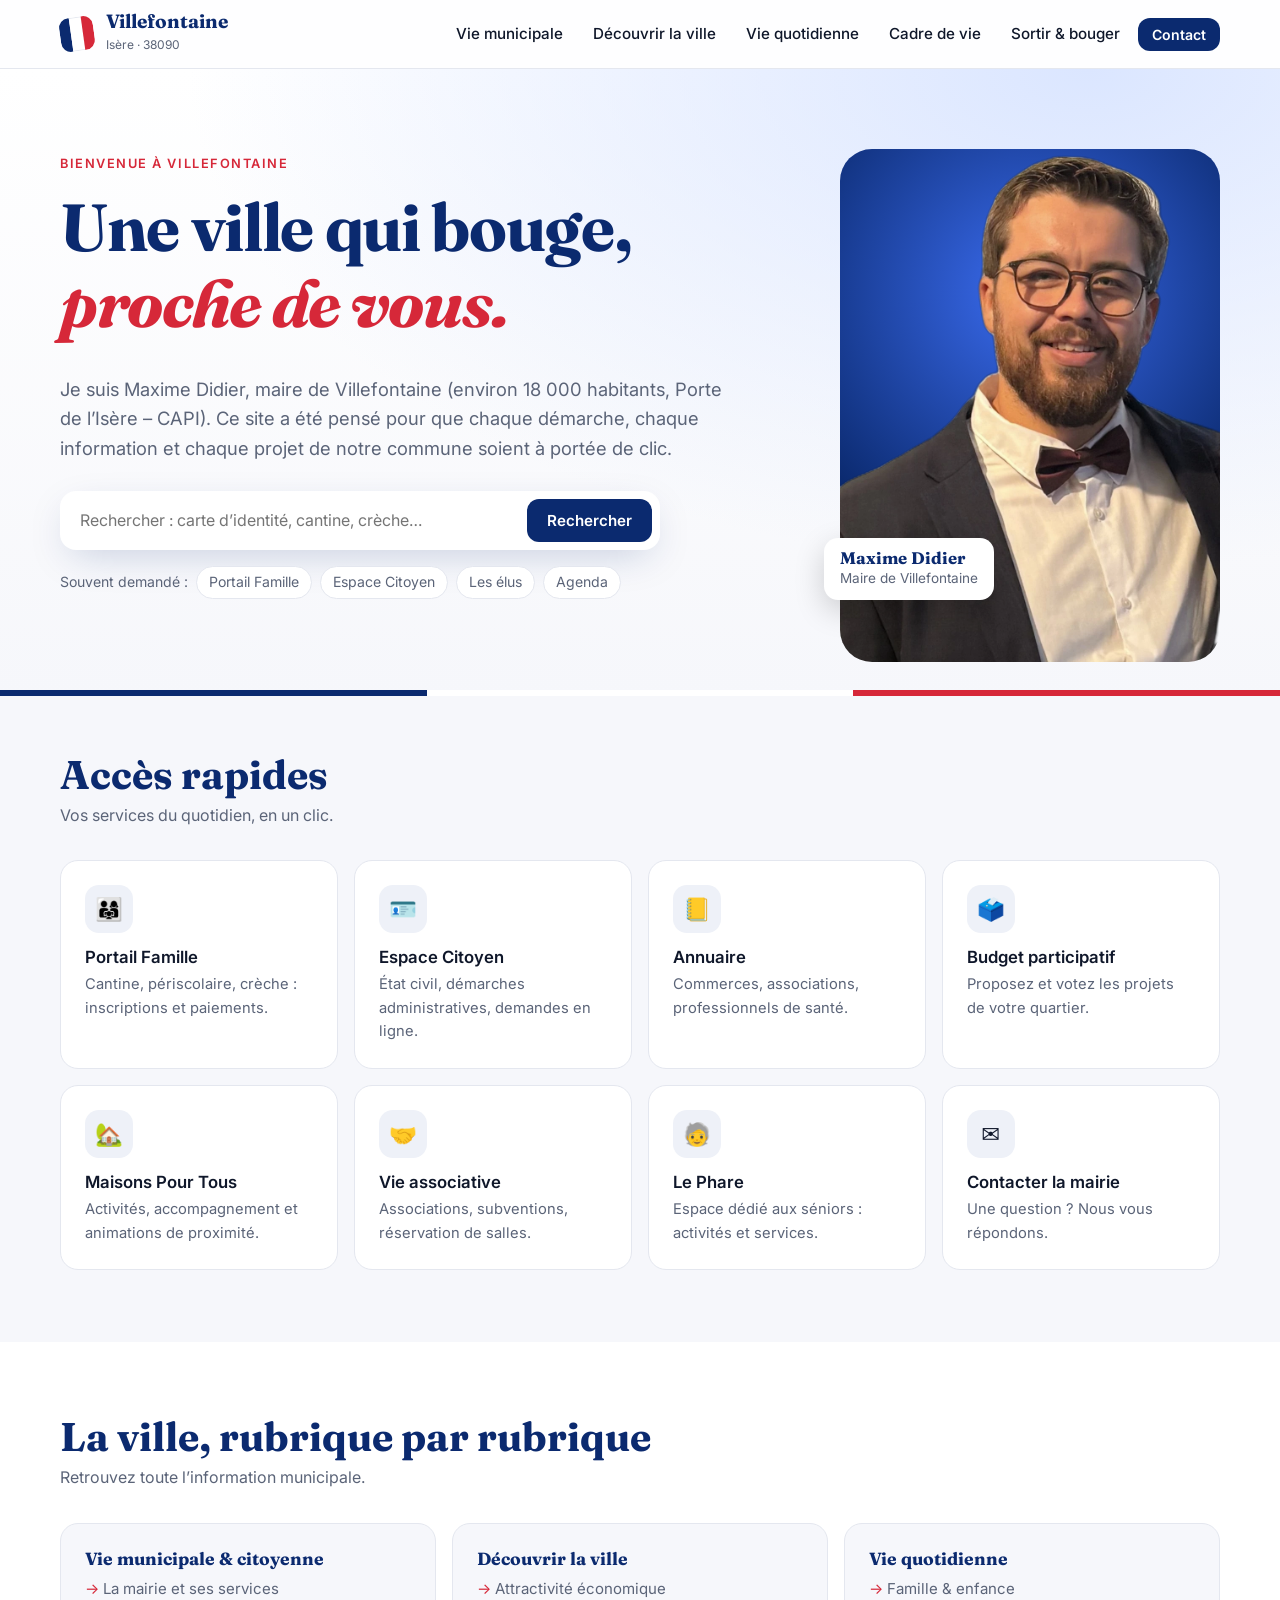
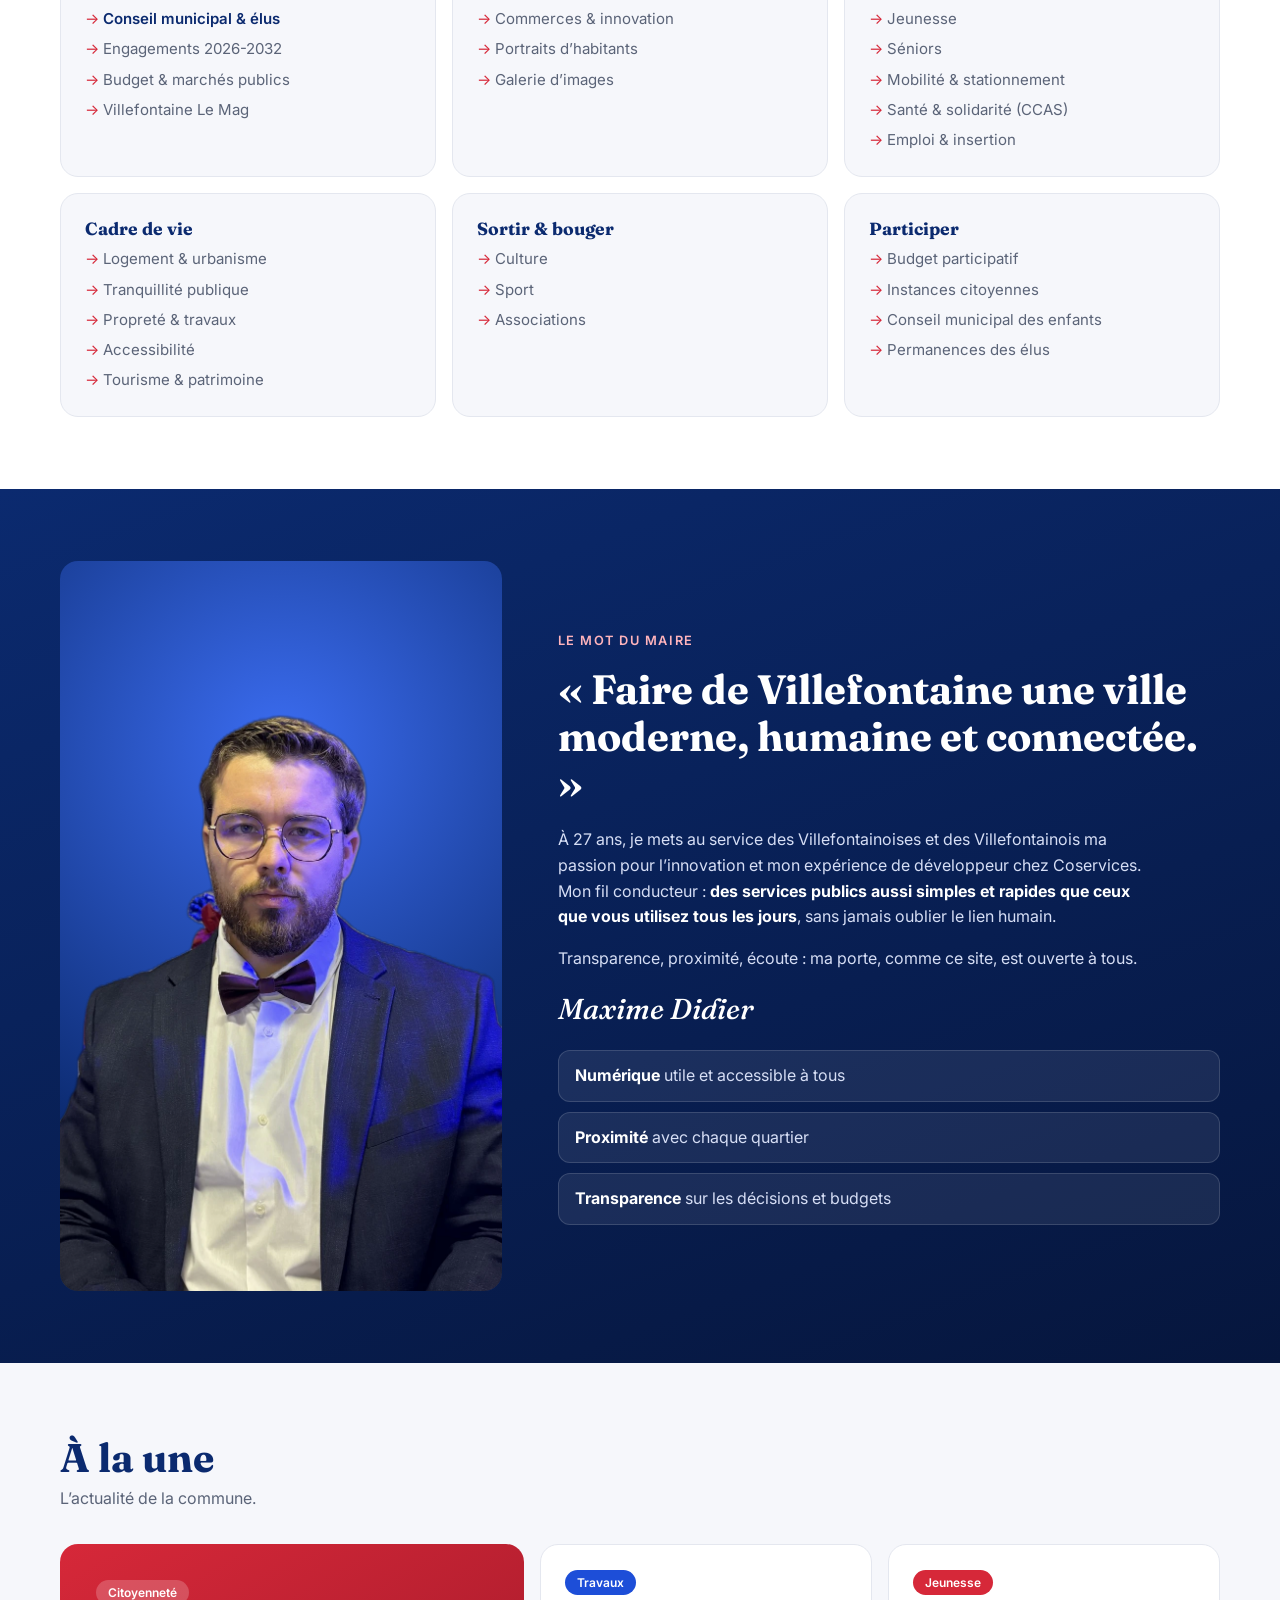
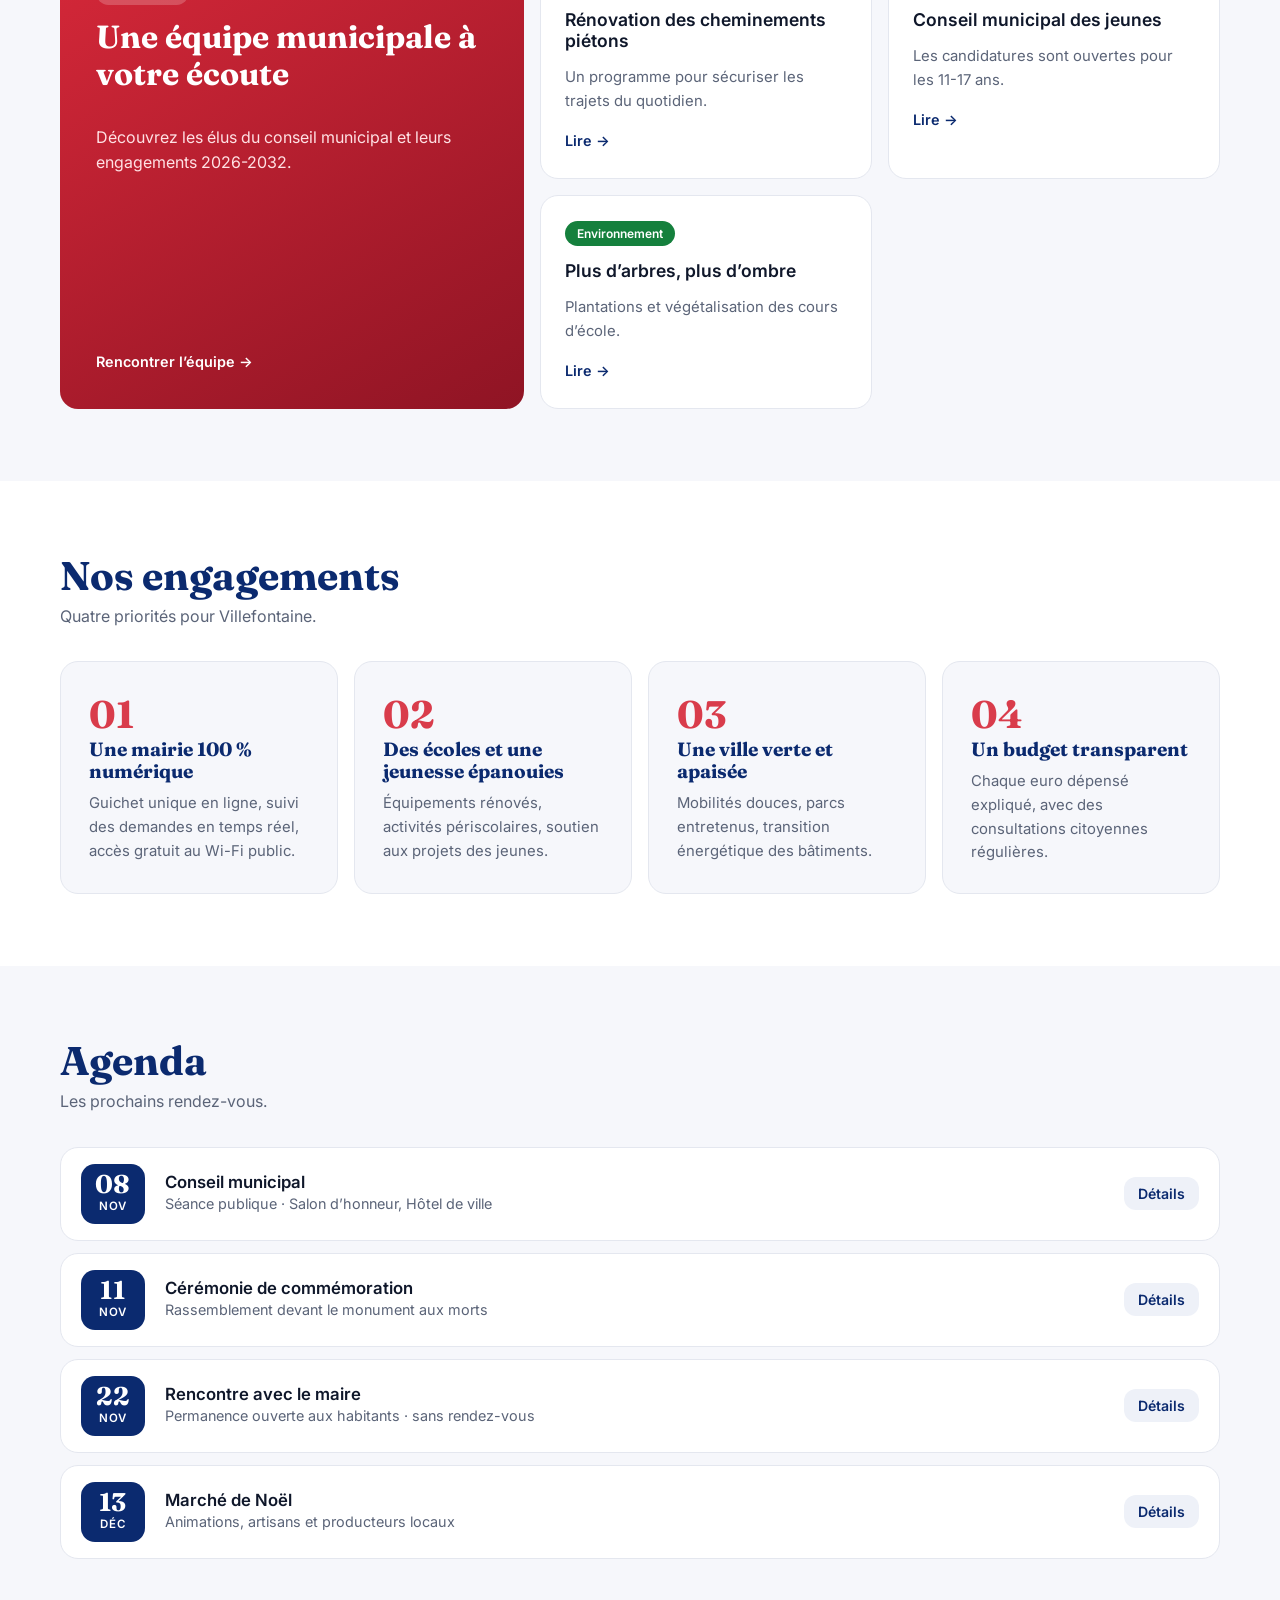
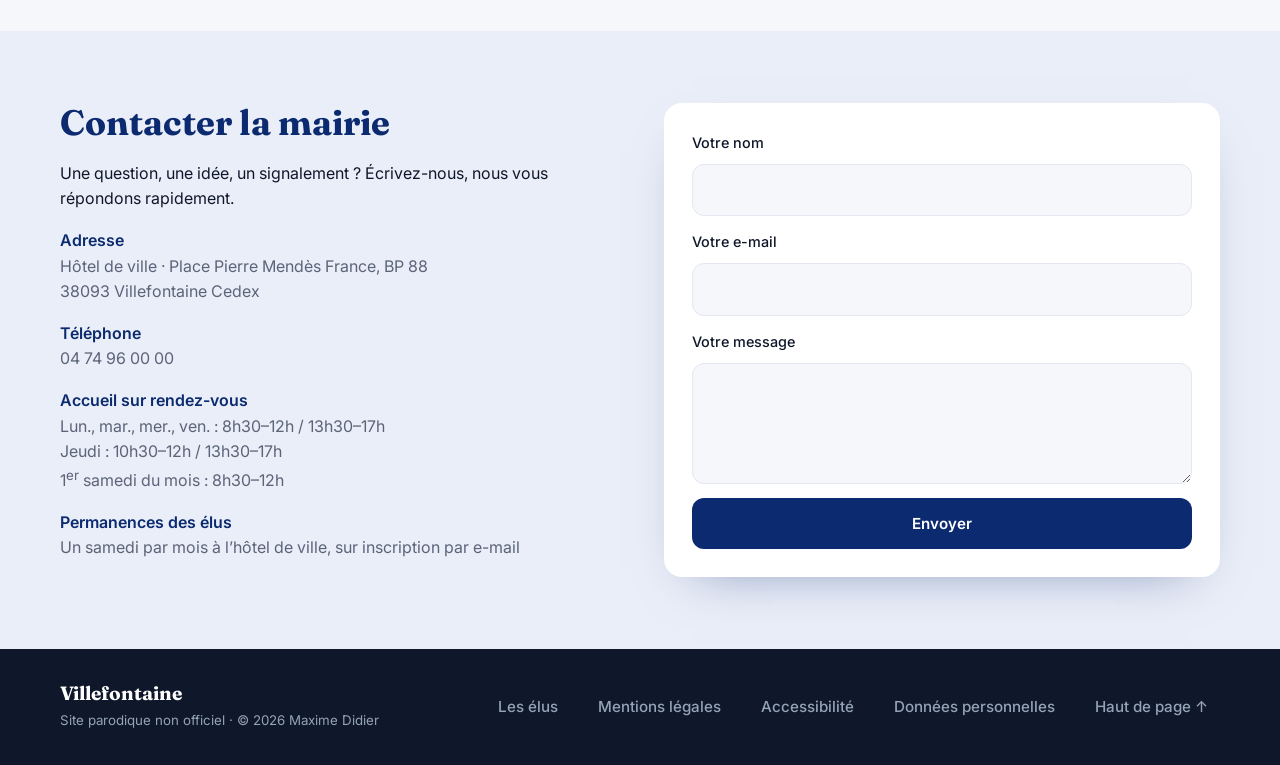
<file: index.html>
<!doctype html>
<html lang="fr">
<head>
<meta charset="utf-8">
<meta name="viewport" content="width=device-width, initial-scale=1">
<title>Villefontaine – Site de la Ville</title>
<meta name="description" content="Site parodique et non officiel, imaginé par Maxime Didier : concept de refonte du site de la mairie de Villefontaine (38090). Ne représente pas la commune.">
<meta name="robots" content="noindex, nofollow">
<meta name="author" content="Maxime Didier">
<link rel="preconnect" href="https://fonts.googleapis.com">
<link rel="preconnect" href="https://fonts.gstatic.com" crossorigin>
<link href="https://fonts.googleapis.com/css2?family=Fraunces:opsz,wght@9..144,500;9..144,700&family=Inter:wght@400;500;600;700&display=swap" rel="stylesheet">
<link rel="stylesheet" href="style.css">
</head>
<body>

<header class="site-header">
  <div class="wrap bar">
    <a class="brand" href="#top" aria-label="Villefontaine, accueil">
      <span class="logo" aria-hidden="true"><i></i><i></i><i></i></span>
      <span><strong>Villefontaine</strong><small>Isère · 38090</small></span>
    </a>
    <button class="burger" aria-label="Menu" aria-expanded="false" aria-controls="nav"><span></span><span></span><span></span></button>
    <nav id="nav" aria-label="Navigation principale">
      <a href="#vie-municipale">Vie municipale</a>
      <a href="#decouvrir">Découvrir la ville</a>
      <a href="#demarches">Vie quotidienne</a>
      <a href="#cadre">Cadre de vie</a>
      <a href="#sortir">Sortir &amp; bouger</a>
      <a class="btn small" href="#contact">Contact</a>
    </nav>
  </div>
</header>

<main id="top">

<section class="hero">
  <div class="wrap hero-grid">
    <div class="hero-text reveal">
      <p class="eyebrow">Bienvenue à Villefontaine</p>
      <h1>Une ville qui bouge,<br><em>proche de vous.</em></h1>
      <p class="lead">Je suis Maxime Didier, maire de Villefontaine (environ 18 000 habitants, Porte de l’Isère – CAPI). Ce site a été pensé pour que chaque démarche, chaque information et chaque projet de notre commune soient à portée de clic.</p>
      <form class="search" role="search" onsubmit="return false">
        <label class="sr" for="q">Rechercher</label>
        <input id="q" type="search" placeholder="Rechercher : carte d’identité, cantine, crèche…" autocomplete="off">
        <button class="btn" type="submit">Rechercher</button>
      </form>
      <div class="chips"><span>Souvent demandé :</span><a href="#demarches">Portail Famille</a><a href="#demarches">Espace Citoyen</a><a href="elus.html">Les élus</a><a href="#agenda">Agenda</a></div>
    </div>
    <figure class="hero-photo reveal">
      <img src="assets/maire-portrait.webp" alt="Maxime Didier, maire de Villefontaine" width="900" height="1272">
      <figcaption><strong>Maxime Didier</strong>Maire de Villefontaine</figcaption>
    </figure>
  </div>
  <div class="flag" aria-hidden="true"><i></i><i></i><i></i></div>
</section>

<section class="quick wrap" id="demarches">
  <div class="section-head reveal"><h2>Accès rapides</h2><p>Vos services du quotidien, en un clic.</p></div>
  <div class="cards">
    <a class="card reveal" href="https://villefontaine.fr"><span class="ico">👨‍👩‍👧</span><h3>Portail Famille</h3><p>Cantine, périscolaire, crèche : inscriptions et paiements.</p></a>
    <a class="card reveal" href="https://villefontaine.fr"><span class="ico">🪪</span><h3>Espace Citoyen</h3><p>État civil, démarches administratives, demandes en ligne.</p></a>
    <a class="card reveal" href="https://villefontaine.fr"><span class="ico">📒</span><h3>Annuaire</h3><p>Commerces, associations, professionnels de santé.</p></a>
    <a class="card reveal" href="#participer"><span class="ico">🗳️</span><h3>Budget participatif</h3><p>Proposez et votez les projets de votre quartier.</p></a>
    <a class="card reveal" href="https://villefontaine.fr"><span class="ico">🏡</span><h3>Maisons Pour Tous</h3><p>Activités, accompagnement et animations de proximité.</p></a>
    <a class="card reveal" href="#sortir"><span class="ico">🤝</span><h3>Vie associative</h3><p>Associations, subventions, réservation de salles.</p></a>
    <a class="card reveal" href="https://villefontaine.fr"><span class="ico">🧓</span><h3>Le Phare</h3><p>Espace dédié aux séniors : activités et services.</p></a>
    <a class="card reveal" href="#contact"><span class="ico">✉️</span><h3>Contacter la mairie</h3><p>Une question ? Nous vous répondons.</p></a>
  </div>
</section>

<section class="rubriques" id="vie-municipale">
  <div class="wrap">
    <div class="section-head reveal"><h2>La ville, rubrique par rubrique</h2><p>Retrouvez toute l’information municipale.</p></div>
    <div class="rub-grid">
      <div class="rub reveal" id="vie-mun"><h3>Vie municipale &amp; citoyenne</h3><ul><li>La mairie et ses services</li><li><a href="elus.html">Conseil municipal &amp; élus</a></li><li>Engagements 2026-2032</li><li>Budget &amp; marchés publics</li><li>Villefontaine Le Mag</li></ul></div>
      <div class="rub reveal" id="decouvrir"><h3>Découvrir la ville</h3><ul><li>Attractivité économique</li><li>Commerces &amp; innovation</li><li>Portraits d’habitants</li><li>Galerie d’images</li></ul></div>
      <div class="rub reveal"><h3>Vie quotidienne</h3><ul><li>Famille &amp; enfance</li><li>Jeunesse</li><li>Séniors</li><li>Mobilité &amp; stationnement</li><li>Santé &amp; solidarité (CCAS)</li><li>Emploi &amp; insertion</li></ul></div>
      <div class="rub reveal" id="cadre"><h3>Cadre de vie</h3><ul><li>Logement &amp; urbanisme</li><li>Tranquillité publique</li><li>Propreté &amp; travaux</li><li>Accessibilité</li><li>Tourisme &amp; patrimoine</li></ul></div>
      <div class="rub reveal" id="sortir"><h3>Sortir &amp; bouger</h3><ul><li>Culture</li><li>Sport</li><li>Associations</li></ul></div>
      <div class="rub reveal" id="participer"><h3>Participer</h3><ul><li>Budget participatif</li><li>Instances citoyennes</li><li>Conseil municipal des enfants</li><li>Permanences des élus</li></ul></div>
    </div>
  </div>
</section>

<section class="maire" id="maire">
  <div class="wrap maire-grid">
    <figure class="maire-photo reveal">
      <img src="assets/maire-officiel.webp" alt="Portrait officiel de Maxime Didier devant les fanions tricolores" loading="lazy" width="900" height="1489">
    </figure>
    <div class="reveal">
      <p class="eyebrow light">Le mot du maire</p>
      <h2>« Faire de Villefontaine une ville moderne, humaine et connectée. »</h2>
      <p>À 27 ans, je mets au service des Villefontainoises et des Villefontainois ma passion pour l’innovation et mon expérience de développeur chez Coservices. Mon fil conducteur : <strong>des services publics aussi simples et rapides que ceux que vous utilisez tous les jours</strong>, sans jamais oublier le lien humain.</p>
      <p>Transparence, proximité, écoute : ma porte, comme ce site, est ouverte à tous.</p>
      <p class="sign">Maxime Didier</p>
      <ul class="values">
        <li><b>Numérique</b> utile et accessible à tous</li>
        <li><b>Proximité</b> avec chaque quartier</li>
        <li><b>Transparence</b> sur les décisions et budgets</li>
      </ul>
    </div>
  </div>
</section>

<section class="wrap" id="actus">
  <div class="section-head reveal"><h2>À la une</h2><p>L’actualité de la commune.</p></div>
  <div class="news">
    <article class="news-big reveal">
      <span class="tag">Citoyenneté</span>
      <h3>Une équipe municipale à votre écoute</h3>
      <p>Découvrez les élus du conseil municipal et leurs engagements 2026-2032.</p>
      <a class="more" href="elus.html">Rencontrer l’équipe →</a>
    </article>
    <article class="news-item reveal"><span class="tag blue">Travaux</span><h3>Rénovation des cheminements piétons</h3><p>Un programme pour sécuriser les trajets du quotidien.</p><a class="more" href="#">Lire →</a></article>
    <article class="news-item reveal"><span class="tag red">Jeunesse</span><h3>Conseil municipal des jeunes</h3><p>Les candidatures sont ouvertes pour les 11-17 ans.</p><a class="more" href="#">Lire →</a></article>
    <article class="news-item reveal"><span class="tag green">Environnement</span><h3>Plus d’arbres, plus d’ombre</h3><p>Plantations et végétalisation des cours d’école.</p><a class="more" href="#">Lire →</a></article>
  </div>
</section>

<section class="projets" id="projets">
  <div class="wrap">
    <div class="section-head reveal"><h2>Nos engagements</h2><p>Quatre priorités pour Villefontaine.</p></div>
    <div class="grid4">
      <div class="proj reveal"><span>01</span><h3>Une mairie 100 % numérique</h3><p>Guichet unique en ligne, suivi des demandes en temps réel, accès gratuit au Wi-Fi public.</p></div>
      <div class="proj reveal"><span>02</span><h3>Des écoles et une jeunesse épanouies</h3><p>Équipements rénovés, activités périscolaires, soutien aux projets des jeunes.</p></div>
      <div class="proj reveal"><span>03</span><h3>Une ville verte et apaisée</h3><p>Mobilités douces, parcs entretenus, transition énergétique des bâtiments.</p></div>
      <div class="proj reveal"><span>04</span><h3>Un budget transparent</h3><p>Chaque euro dépensé expliqué, avec des consultations citoyennes régulières.</p></div>
    </div>
  </div>
</section>

<section class="wrap" id="agenda">
  <div class="section-head reveal"><h2>Agenda</h2><p>Les prochains rendez-vous.</p></div>
  <ul class="agenda">
    <li class="reveal"><time><b>08</b>NOV</time><div><h3>Conseil municipal</h3><p>Séance publique · Salon d’honneur, Hôtel de ville</p></div><a class="btn ghost small" href="#">Détails</a></li>
    <li class="reveal"><time><b>11</b>NOV</time><div><h3>Cérémonie de commémoration</h3><p>Rassemblement devant le monument aux morts</p></div><a class="btn ghost small" href="#">Détails</a></li>
    <li class="reveal"><time><b>22</b>NOV</time><div><h3>Rencontre avec le maire</h3><p>Permanence ouverte aux habitants · sans rendez-vous</p></div><a class="btn ghost small" href="#">Détails</a></li>
    <li class="reveal"><time><b>13</b>DÉC</time><div><h3>Marché de Noël</h3><p>Animations, artisans et producteurs locaux</p></div><a class="btn ghost small" href="#">Détails</a></li>
  </ul>
</section>

<section class="contact" id="contact">
  <div class="wrap contact-grid">
    <div class="reveal">
      <h2>Contacter la mairie</h2>
      <p>Une question, une idée, un signalement ? Écrivez-nous, nous vous répondons rapidement.</p>
      <dl>
        <dt>Adresse</dt><dd>Hôtel de ville · Place Pierre Mendès France, BP 88<br>38093 Villefontaine Cedex</dd>
        <dt>Téléphone</dt><dd>04 74 96 00 00</dd>
        <dt>Accueil sur rendez-vous</dt><dd>Lun., mar., mer., ven. : 8h30–12h / 13h30–17h<br>Jeudi : 10h30–12h / 13h30–17h<br>1<sup>er</sup> samedi du mois : 8h30–12h</dd>
        <dt>Permanences des élus</dt><dd>Un samedi par mois à l’hôtel de ville, sur inscription par e-mail</dd>
      </dl>
    </div>
    <form class="form reveal" id="form">
      <label>Votre nom<input name="nom" required autocomplete="name"></label>
      <label>Votre e-mail<input type="email" name="email" required autocomplete="email"></label>
      <label>Votre message<textarea name="message" rows="4" required></textarea></label>
      <button class="btn" type="submit">Envoyer</button>
      <p class="ok" id="ok" hidden>Merci ! Votre message a bien été enregistré (démo).</p>
    </form>
  </div>
</section>

</main>

<footer>
  <div class="wrap foot">
    <div><strong>Villefontaine</strong><br><small>Site parodique non officiel · © 2026 Maxime Didier</small></div>
    <nav aria-label="Pied de page"><a href="elus.html">Les élus</a><a href="#">Mentions légales</a><a href="#">Accessibilité</a><a href="#">Données personnelles</a><a href="#top">Haut de page ↑</a></nav>
  </div>
</footer>

<script src="script.js"></script>
</body>
</html>
</file>
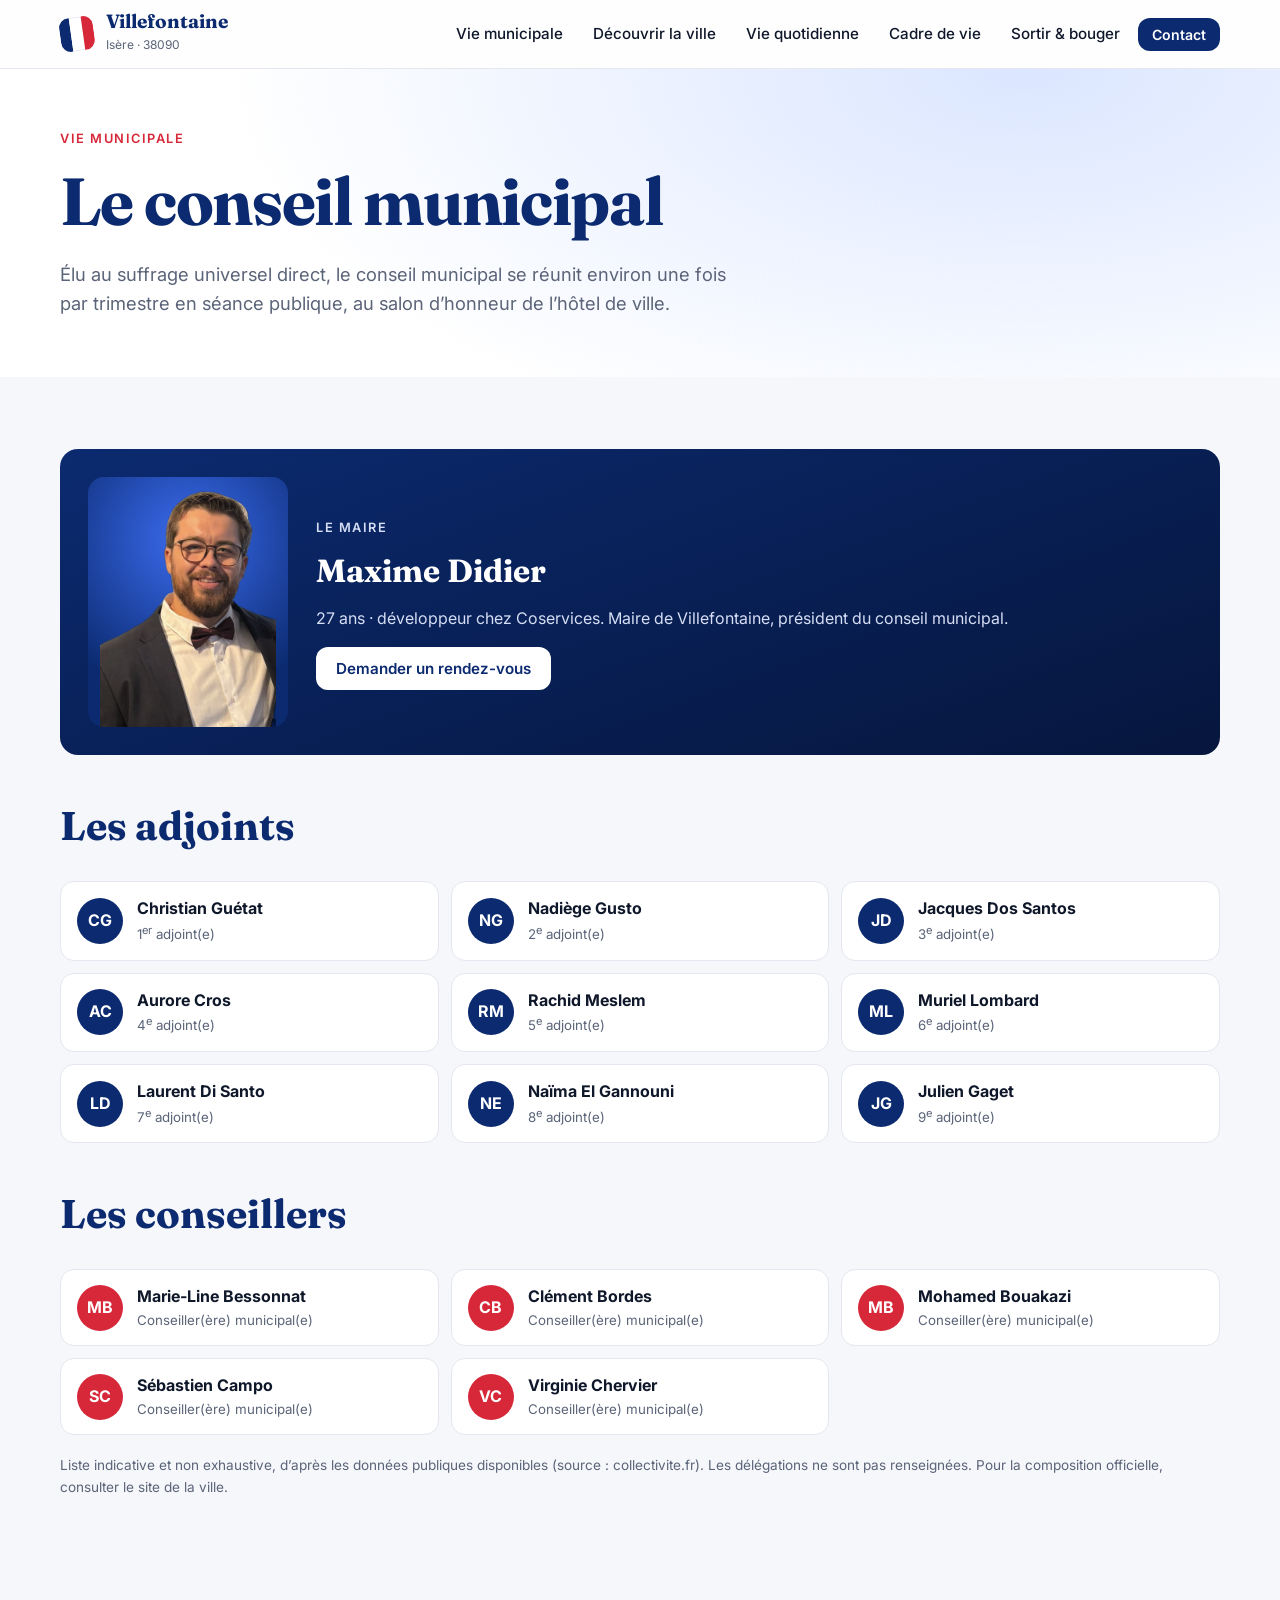
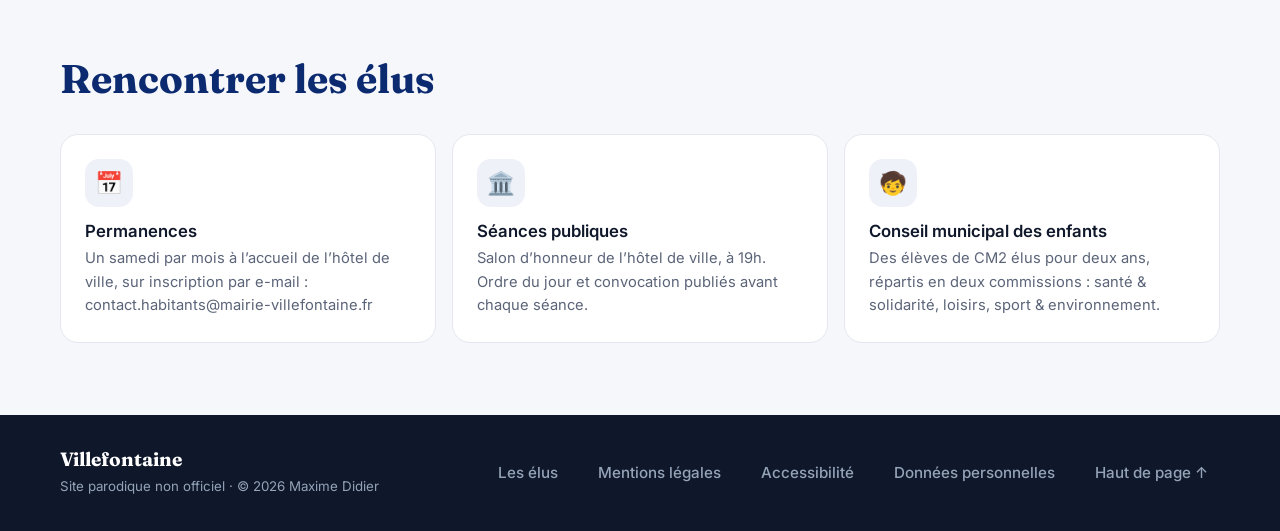
<file: elus.html>
<!doctype html>
<html lang="fr">
<head>
<meta charset="utf-8">
<meta name="viewport" content="width=device-width, initial-scale=1">
<title>Les élus – Villefontaine</title>
<meta name="description" content="Site parodique et non officiel, imaginé par Maxime Didier : concept de refonte du site de la mairie de Villefontaine (38090). Ne représente pas la commune.">
<meta name="robots" content="noindex, nofollow">
<meta name="author" content="Maxime Didier">
<link rel="preconnect" href="https://fonts.googleapis.com">
<link rel="preconnect" href="https://fonts.gstatic.com" crossorigin>
<link href="https://fonts.googleapis.com/css2?family=Fraunces:opsz,wght@9..144,500;9..144,700&family=Inter:wght@400;500;600;700&display=swap" rel="stylesheet">
<link rel="stylesheet" href="style.css">
</head>
<body>

<header class="site-header">
  <div class="wrap bar">
    <a class="brand" href="index.html" aria-label="Villefontaine, accueil">
      <span class="logo" aria-hidden="true"><i></i><i></i><i></i></span>
      <span><strong>Villefontaine</strong><small>Isère · 38090</small></span>
    </a>
    <button class="burger" aria-label="Menu" aria-expanded="false" aria-controls="nav"><span></span><span></span><span></span></button>
    <nav id="nav" aria-label="Navigation principale">
      <a href="index.html#vie-municipale">Vie municipale</a>
      <a href="index.html#decouvrir">Découvrir la ville</a>
      <a href="index.html#demarches">Vie quotidienne</a>
      <a href="index.html#cadre">Cadre de vie</a>
      <a href="index.html#sortir">Sortir &amp; bouger</a>
      <a class="btn small" href="index.html#contact">Contact</a>
    </nav>
  </div>
</header>

<main id="top">
<section class="page-hero"><div class="wrap"><p class="eyebrow">Vie municipale</p><h1>Le conseil municipal</h1><p class="lead">Élu au suffrage universel direct, le conseil municipal se réunit environ une fois par trimestre en séance publique, au salon d’honneur de l’hôtel de ville.</p></div></section>
<section class="wrap">
  <div class="mayor-card reveal"><img src="assets/maire-portrait.webp" alt="Maxime Didier" width="900" height="1272"><div><p class="eyebrow">Le maire</p><h2>Maxime Didier</h2><p>27 ans · développeur chez Coservices. Maire de Villefontaine, président du conseil municipal.</p><a class="btn" href="index.html#contact">Demander un rendez-vous</a></div></div>
  <div class="section-head reveal"><h2>Les adjoints</h2></div>
  <ul class="elus"><li class="elu reveal"><span class="av">CG</span><div><b>Christian Guétat</b><small>1<sup>er</sup> adjoint(e)</small></div></li><li class="elu reveal"><span class="av">NG</span><div><b>Nadiège Gusto</b><small>2<sup>e</sup> adjoint(e)</small></div></li><li class="elu reveal"><span class="av">JD</span><div><b>Jacques Dos Santos</b><small>3<sup>e</sup> adjoint(e)</small></div></li><li class="elu reveal"><span class="av">AC</span><div><b>Aurore Cros</b><small>4<sup>e</sup> adjoint(e)</small></div></li><li class="elu reveal"><span class="av">RM</span><div><b>Rachid Meslem</b><small>5<sup>e</sup> adjoint(e)</small></div></li><li class="elu reveal"><span class="av">ML</span><div><b>Muriel Lombard</b><small>6<sup>e</sup> adjoint(e)</small></div></li><li class="elu reveal"><span class="av">LD</span><div><b>Laurent Di Santo</b><small>7<sup>e</sup> adjoint(e)</small></div></li><li class="elu reveal"><span class="av">NE</span><div><b>Naïma El Gannouni</b><small>8<sup>e</sup> adjoint(e)</small></div></li><li class="elu reveal"><span class="av">JG</span><div><b>Julien Gaget</b><small>9<sup>e</sup> adjoint(e)</small></div></li></ul>
  <div class="section-head reveal" style="margin-top:48px"><h2>Les conseillers</h2></div>
  <ul class="elus"><li class="elu reveal"><span class="av alt">MB</span><div><b>Marie-Line Bessonnat</b><small>Conseiller(ère) municipal(e)</small></div></li><li class="elu reveal"><span class="av alt">CB</span><div><b>Clément Bordes</b><small>Conseiller(ère) municipal(e)</small></div></li><li class="elu reveal"><span class="av alt">MB</span><div><b>Mohamed Bouakazi</b><small>Conseiller(ère) municipal(e)</small></div></li><li class="elu reveal"><span class="av alt">SC</span><div><b>Sébastien Campo</b><small>Conseiller(ère) municipal(e)</small></div></li><li class="elu reveal"><span class="av alt">VC</span><div><b>Virginie Chervier</b><small>Conseiller(ère) municipal(e)</small></div></li></ul>
  <p class="muted">Liste indicative et non exhaustive, d’après les données publiques disponibles (source : collectivite.fr). Les délégations ne sont pas renseignées. Pour la composition officielle, consulter le site de la ville.</p>
</section>
<section class="wrap">
  <div class="section-head reveal"><h2>Rencontrer les élus</h2></div>
  <div class="cards three">
    <div class="card reveal"><span class="ico">📅</span><h3>Permanences</h3><p>Un samedi par mois à l’accueil de l’hôtel de ville, sur inscription par e-mail : contact.habitants@mairie-villefontaine.fr</p></div>
    <div class="card reveal"><span class="ico">🏛️</span><h3>Séances publiques</h3><p>Salon d’honneur de l’hôtel de ville, à 19h. Ordre du jour et convocation publiés avant chaque séance.</p></div>
    <div class="card reveal"><span class="ico">🧒</span><h3>Conseil municipal des enfants</h3><p>Des élèves de CM2 élus pour deux ans, répartis en deux commissions : santé &amp; solidarité, loisirs, sport &amp; environnement.</p></div>
  </div>
</section>
</main>
<footer>
  <div class="wrap foot">
    <div><strong>Villefontaine</strong><br><small>Site parodique non officiel · © 2026 Maxime Didier</small></div>
    <nav aria-label="Pied de page"><a href="elus.html">Les élus</a><a href="index.html#">Mentions légales</a><a href="index.html#">Accessibilité</a><a href="index.html#">Données personnelles</a><a href="#top">Haut de page ↑</a></nav>
  </div>
</footer>

<script src="script.js"></script>
</body>
</html>
</file>
<file: style.css>
:root{--blue:#0b2a6f;--blue2:#1d4ed8;--red:#d62839;--ink:#0f172a;--mute:#5b6478;--bg:#f6f7fb;--card:#fff;--line:#e4e7ef;--r:18px}
*{box-sizing:border-box}html{scroll-behavior:smooth;scroll-padding-top:80px}
body{margin:0;font:400 16px/1.6 Inter,system-ui,sans-serif;color:var(--ink);background:var(--bg)}
img{max-width:100%;height:auto;display:block}a{color:inherit;text-decoration:none}
h1,h2,h3{font-family:Fraunces,Georgia,serif;line-height:1.15;margin:0 0 .5em}
.wrap{width:min(1160px,100% - 32px);margin-inline:auto}
.sr{position:absolute;left:-9999px}
.notice{background:var(--ink);color:#cbd5e1;text-align:center;font-size:.8rem;padding:6px 16px}
.site-header{position:sticky;top:0;z-index:20;background:rgba(255,255,255,.85);backdrop-filter:blur(14px);border-bottom:1px solid var(--line)}
.bar{display:flex;align-items:center;justify-content:space-between;height:68px}
.brand{display:flex;gap:12px;align-items:center}.brand strong{display:block;font:700 1.2rem Fraunces,serif;color:var(--blue);line-height:1}
.brand small{color:var(--mute);font-size:.75rem}
.logo{display:flex;width:34px;height:34px;border-radius:10px;overflow:hidden;transform:rotate(-8deg)}.logo i{flex:1}.logo i:nth-child(1){background:var(--blue)}.logo i:nth-child(2){background:#fff;border-block:1px solid var(--line)}.logo i:nth-child(3){background:var(--red)}
nav{display:flex;align-items:center;gap:6px}nav a:not(.btn){padding:8px 12px;border-radius:10px;font-weight:500;font-size:.95rem}nav a:not(.btn):hover{background:#eef1f8}
.btn{display:inline-block;border:0;cursor:pointer;background:var(--blue);color:#fff;font:600 .95rem Inter;padding:12px 20px;border-radius:12px;transition:.2s}
.btn:hover{background:var(--blue2);transform:translateY(-1px)}.btn.small{padding:8px 14px;font-size:.88rem}.btn.ghost{background:#eef1f8;color:var(--blue)}.btn.ghost:hover{background:var(--blue);color:#fff}
.burger{display:none;background:none;border:0;padding:8px;cursor:pointer}.burger span{display:block;width:24px;height:2px;background:var(--ink);margin:5px 0}
.hero{position:relative;background:radial-gradient(900px 500px at 85% 0,#dbe6ff,transparent),linear-gradient(#fff,var(--bg));padding:56px 0 72px;overflow:hidden}
.hero-grid{display:grid;grid-template-columns:1.2fr .8fr;gap:48px;align-items:center}
.eyebrow{display:inline-block;font-weight:600;font-size:.8rem;letter-spacing:.12em;text-transform:uppercase;color:var(--red);margin:0 0 14px}.eyebrow.light{color:#ffb4bc}
h1{font-size:clamp(2.4rem,5.2vw,4.2rem);color:var(--blue);letter-spacing:-.02em}h1 em{color:var(--red);font-style:italic}
.lead{font-size:1.15rem;color:var(--mute);max-width:56ch}
.search{display:flex;gap:8px;background:#fff;padding:8px;border-radius:16px;box-shadow:0 12px 40px -12px rgba(11,42,111,.25);margin:28px 0 16px;max-width:600px}
.search input{flex:1;border:0;outline:0;font:inherit;padding:0 12px;min-width:0;background:none}
.chips{display:flex;flex-wrap:wrap;gap:8px;font-size:.88rem;color:var(--mute);align-items:center}.chips a{background:#fff;border:1px solid var(--line);padding:4px 12px;border-radius:99px}.chips a:hover{border-color:var(--blue);color:var(--blue)}
.hero-photo{margin:0;position:relative;justify-self:end;width:min(380px,100%)}
.hero-photo::before{content:"";position:absolute;inset:18px -18px -18px 18px;border-radius:28px;background:linear-gradient(135deg,var(--blue),var(--blue2));z-index:0}
.hero-photo img{position:relative;border-radius:28px;aspect-ratio:4/5;object-fit:cover;object-position:50% 20%;box-shadow:0 30px 60px -20px rgba(0,0,0,.35)}
.hero-photo figcaption{position:absolute;z-index:1;left:-16px;bottom:24px;background:#fff;border-radius:14px;padding:10px 16px;box-shadow:0 10px 30px rgba(0,0,0,.18);font-size:.85rem;color:var(--mute)}.hero-photo figcaption strong{display:block;color:var(--blue);font:700 1.05rem Fraunces,serif}
.flag{position:absolute;left:0;right:0;bottom:0;height:6px;display:flex}.flag i{flex:1}.flag i:nth-child(1){background:var(--blue)}.flag i:nth-child(2){background:#fff}.flag i:nth-child(3){background:var(--red)}
section{padding:72px 0}.hero{padding:56px 0 72px}.quick{padding-top:56px}
.section-head{margin-bottom:32px}.section-head h2{font-size:clamp(1.8rem,3.5vw,2.5rem);color:var(--blue);margin:0}.section-head p{color:var(--mute);margin:.3em 0 0}
.cards{display:grid;grid-template-columns:repeat(4,1fr);gap:16px}
.card{background:var(--card);border:1px solid var(--line);border-radius:var(--r);padding:24px;transition:.25s}.card:hover{transform:translateY(-4px);box-shadow:0 18px 40px -18px rgba(11,42,111,.35);border-color:#c7d2f0}
.card .ico{display:grid;place-items:center;width:48px;height:48px;border-radius:14px;background:#eef1f8;font-size:1.4rem;margin-bottom:14px}.card h3{font:600 1.05rem Inter;margin:0 0 6px}.card p{margin:0;color:var(--mute);font-size:.92rem}
.maire{background:linear-gradient(160deg,var(--blue),#06163d);color:#fff}
.maire-grid{display:grid;grid-template-columns:.8fr 1.2fr;gap:56px;align-items:center}
.maire-photo{margin:0}.maire-photo img{border-radius:var(--r);aspect-ratio:4/5;object-fit:cover;object-position:50% 30%;box-shadow:0 30px 60px -20px #000}
.maire h2{font-size:clamp(1.7rem,3.2vw,2.6rem)}.maire p{color:#d6def5;max-width:60ch}.maire strong{color:#fff}
.sign{font:italic 500 1.8rem Fraunces,serif;color:#fff!important;margin:20px 0}
.values{list-style:none;padding:0;margin:24px 0 0;display:grid;gap:10px}.values li{background:rgba(255,255,255,.08);border:1px solid rgba(255,255,255,.14);border-radius:12px;padding:12px 16px;color:#d6def5}.values b{color:#fff}
.news{display:grid;grid-template-columns:1.4fr 1fr 1fr;grid-template-rows:auto auto;gap:16px}
.news-big{grid-row:span 2;background:linear-gradient(150deg,var(--red),#8f1424);color:#fff;border-radius:var(--r);padding:36px;display:flex;flex-direction:column;justify-content:flex-end;min-height:340px}.news-big h3{font-size:2rem}.news-big p{color:#ffe1e4}
.news-item{background:#fff;border:1px solid var(--line);border-radius:var(--r);padding:24px}.news-item h3{font:600 1.1rem Inter}.news-item p{color:var(--mute);font-size:.93rem}
.tag{display:inline-block;align-self:flex-start;background:rgba(255,255,255,.2);padding:3px 12px;border-radius:99px;font-size:.75rem;font-weight:600;margin-bottom:14px}.news-item .tag{color:#fff}.tag.blue{background:var(--blue2)}.tag.red{background:var(--red)}.tag.green{background:#15803d}
.more{font-weight:600;font-size:.9rem;margin-top:auto}.news-item .more{color:var(--blue)}
.projets{background:#fff}.grid4{display:grid;grid-template-columns:repeat(4,1fr);gap:16px}
.proj{padding:28px;border-radius:var(--r);background:var(--bg);border:1px solid var(--line)}.proj span{font:700 2.4rem Fraunces,serif;color:var(--red);opacity:.9}.proj h3{font-size:1.2rem;color:var(--blue)}.proj p{color:var(--mute);font-size:.93rem;margin:0}
.agenda{list-style:none;margin:0;padding:0;display:grid;gap:12px}
.agenda li{display:flex;align-items:center;gap:20px;background:#fff;border:1px solid var(--line);border-radius:var(--r);padding:16px 20px;transition:.2s}.agenda li:hover{border-color:#c7d2f0;box-shadow:0 10px 30px -16px rgba(11,42,111,.4)}
.agenda time{flex:none;width:64px;text-align:center;background:var(--blue);color:#fff;border-radius:14px;padding:8px 0;font-size:.72rem;font-weight:600;letter-spacing:.08em}.agenda time b{display:block;font:700 1.6rem Fraunces,serif;line-height:1}
.agenda div{flex:1}.agenda h3{font:600 1.05rem Inter;margin:0}.agenda p{margin:0;color:var(--mute);font-size:.9rem}
.contact{background:#eaeef8}.contact-grid{display:grid;grid-template-columns:1fr 1fr;gap:48px}
.contact h2{font-size:2.2rem;color:var(--blue)}dt{font-weight:600;margin-top:16px;color:var(--blue)}dd{margin:0;color:var(--mute)}
.form{background:#fff;border-radius:var(--r);padding:28px;display:grid;gap:14px;box-shadow:0 20px 50px -30px rgba(11,42,111,.5)}
.form label{display:grid;gap:6px;font-weight:500;font-size:.9rem}.form input,.form textarea{font:inherit;padding:12px;border:1px solid var(--line);border-radius:12px;background:var(--bg)}.form input:focus,.form textarea:focus{outline:2px solid var(--blue2);background:#fff}.ok{color:#15803d;margin:0;font-weight:500}
footer{background:var(--ink);color:#94a3b8;padding:32px 0}footer strong{color:#fff;font:700 1.2rem Fraunces,serif}.foot{display:flex;justify-content:space-between;gap:20px;flex-wrap:wrap}.foot nav{gap:16px;flex-wrap:wrap}.foot a:hover{color:#fff}
.reveal{opacity:0;transform:translateY(18px);transition:opacity .6s,transform .6s}.reveal.in{opacity:1;transform:none}
@media (prefers-reduced-motion:reduce){.reveal{opacity:1;transform:none;transition:none}html{scroll-behavior:auto}}
@media (max-width:980px){.cards,.grid4{grid-template-columns:repeat(2,1fr)}.news{grid-template-columns:1fr 1fr}.news-big{grid-column:span 2;grid-row:auto;min-height:260px}}
@media (max-width:760px){
 .burger{display:block}
 nav{position:absolute;top:68px;left:0;right:0;background:#fff;flex-direction:column;align-items:stretch;padding:12px 16px 20px;border-bottom:1px solid var(--line);display:none}nav.open{display:flex}nav .btn{text-align:center}
 .hero-grid,.maire-grid,.contact-grid{grid-template-columns:1fr;gap:36px}.hero-photo{justify-self:center;order:-1;width:min(300px,86%)}
 .search{flex-direction:column}.cards,.grid4,.news{grid-template-columns:1fr}.news-big{grid-column:auto}
 .agenda li{flex-wrap:wrap}.agenda .btn{width:100%;text-align:center}section{padding:52px 0}
}
.rubriques{background:#fff}.rub-grid{display:grid;grid-template-columns:repeat(3,1fr);gap:16px}
.rub{background:var(--bg);border:1px solid var(--line);border-radius:var(--r);padding:24px}.rub h3{font:700 1.1rem Fraunces,serif;color:var(--blue)}.rub ul{margin:0;padding:0;list-style:none;display:grid;gap:6px;color:var(--mute);font-size:.94rem}.rub li::before{content:"→ ";color:var(--red)}.rub a{color:var(--blue);font-weight:600}
.page-hero{background:radial-gradient(800px 400px at 80% 0,#dbe6ff,transparent),#fff;padding:56px 0 40px}.page-hero h1{margin-bottom:.3em}
.mayor-card{display:grid;grid-template-columns:200px 1fr;gap:28px;align-items:center;background:linear-gradient(160deg,var(--blue),#06163d);color:#fff;border-radius:var(--r);padding:28px;margin-bottom:48px}.mayor-card img{border-radius:16px;aspect-ratio:4/5;object-fit:cover;object-position:50% 20%}.mayor-card h2{font-size:2rem;margin:0 0 .3em}.mayor-card p{color:#d6def5}.mayor-card .btn{background:#fff;color:var(--blue)}
.elus{list-style:none;margin:0;padding:0;display:grid;grid-template-columns:repeat(3,1fr);gap:12px}.elu{display:flex;gap:14px;align-items:center;background:#fff;border:1px solid var(--line);border-radius:14px;padding:14px 16px}.elu small{display:block;color:var(--mute)}
.av{flex:none;width:46px;height:46px;border-radius:50%;display:grid;place-items:center;background:var(--blue);color:#fff;font-weight:700}.av.alt{background:var(--red)}
.muted{color:var(--mute);font-size:.85rem;margin-top:20px}.cards.three{grid-template-columns:repeat(3,1fr)}
@media (max-width:980px){.rub-grid,.elus,.cards.three{grid-template-columns:repeat(2,1fr)}}
@media (max-width:760px){.rub-grid,.elus,.cards.three{grid-template-columns:1fr}.mayor-card{grid-template-columns:1fr}.mayor-card img{width:160px}}
/* photos détourées */
.hero-photo::before{inset:0;border-radius:32px;background:radial-gradient(circle at 50% 30%,#3b6cf0,var(--blue) 70%)}
.hero-photo{aspect-ratio:4/5;margin-top:24px}
.hero-photo img{position:absolute;inset:auto 0 0 0;width:100%;height:auto;aspect-ratio:auto;object-fit:contain;border-radius:0 0 32px 32px;box-shadow:none;top:-24px;bottom:auto;transform:none;z-index:1}
.hero-photo{border-radius:32px}
.hero-photo figcaption{z-index:2}
.maire-photo{background:radial-gradient(circle at 50% 25%,#3b6cf0,#0b2a6f 75%);border-radius:var(--r);overflow:hidden;align-self:stretch;display:flex;align-items:flex-end}
.maire-photo img{border-radius:0;aspect-ratio:auto;box-shadow:none;object-fit:contain}
.mayor-card img{background:radial-gradient(circle at 50% 25%,#3b6cf0,#0b2a6f 75%);object-fit:contain;object-position:50% 100%}
</file>
